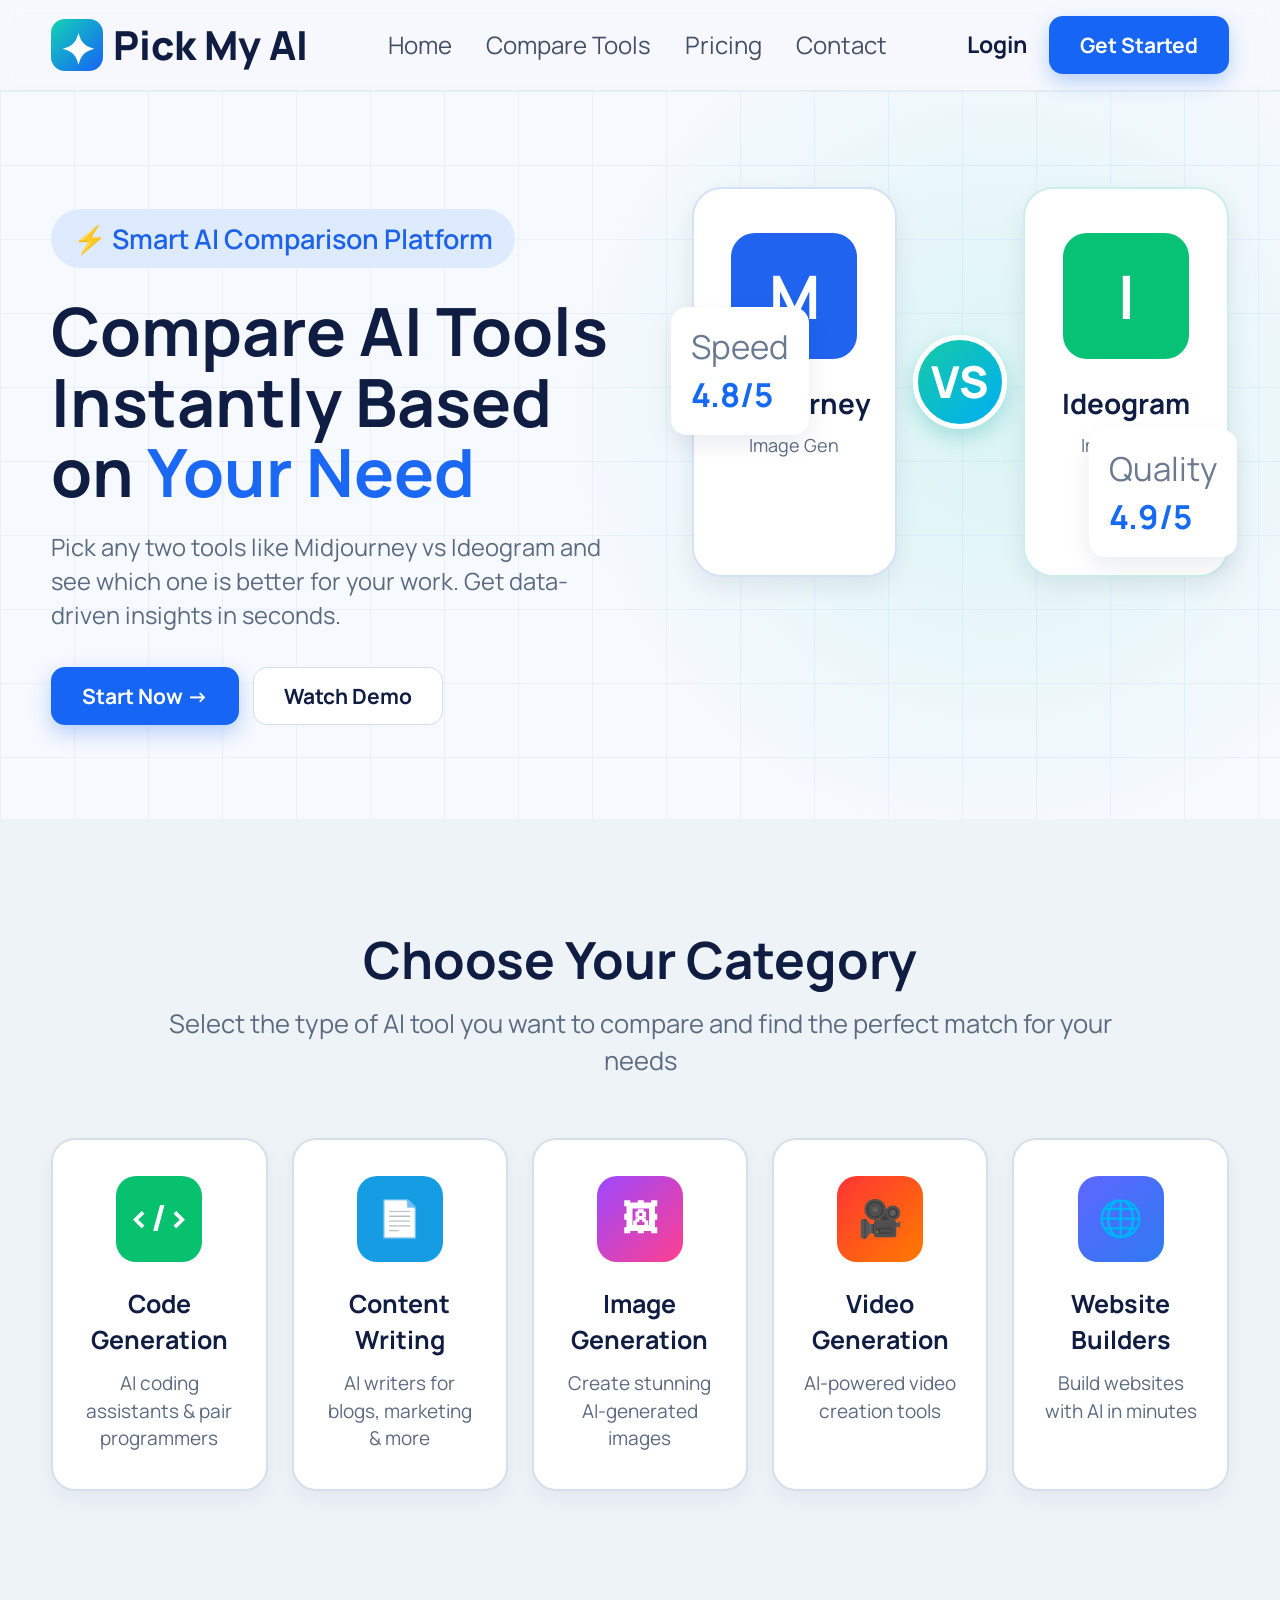
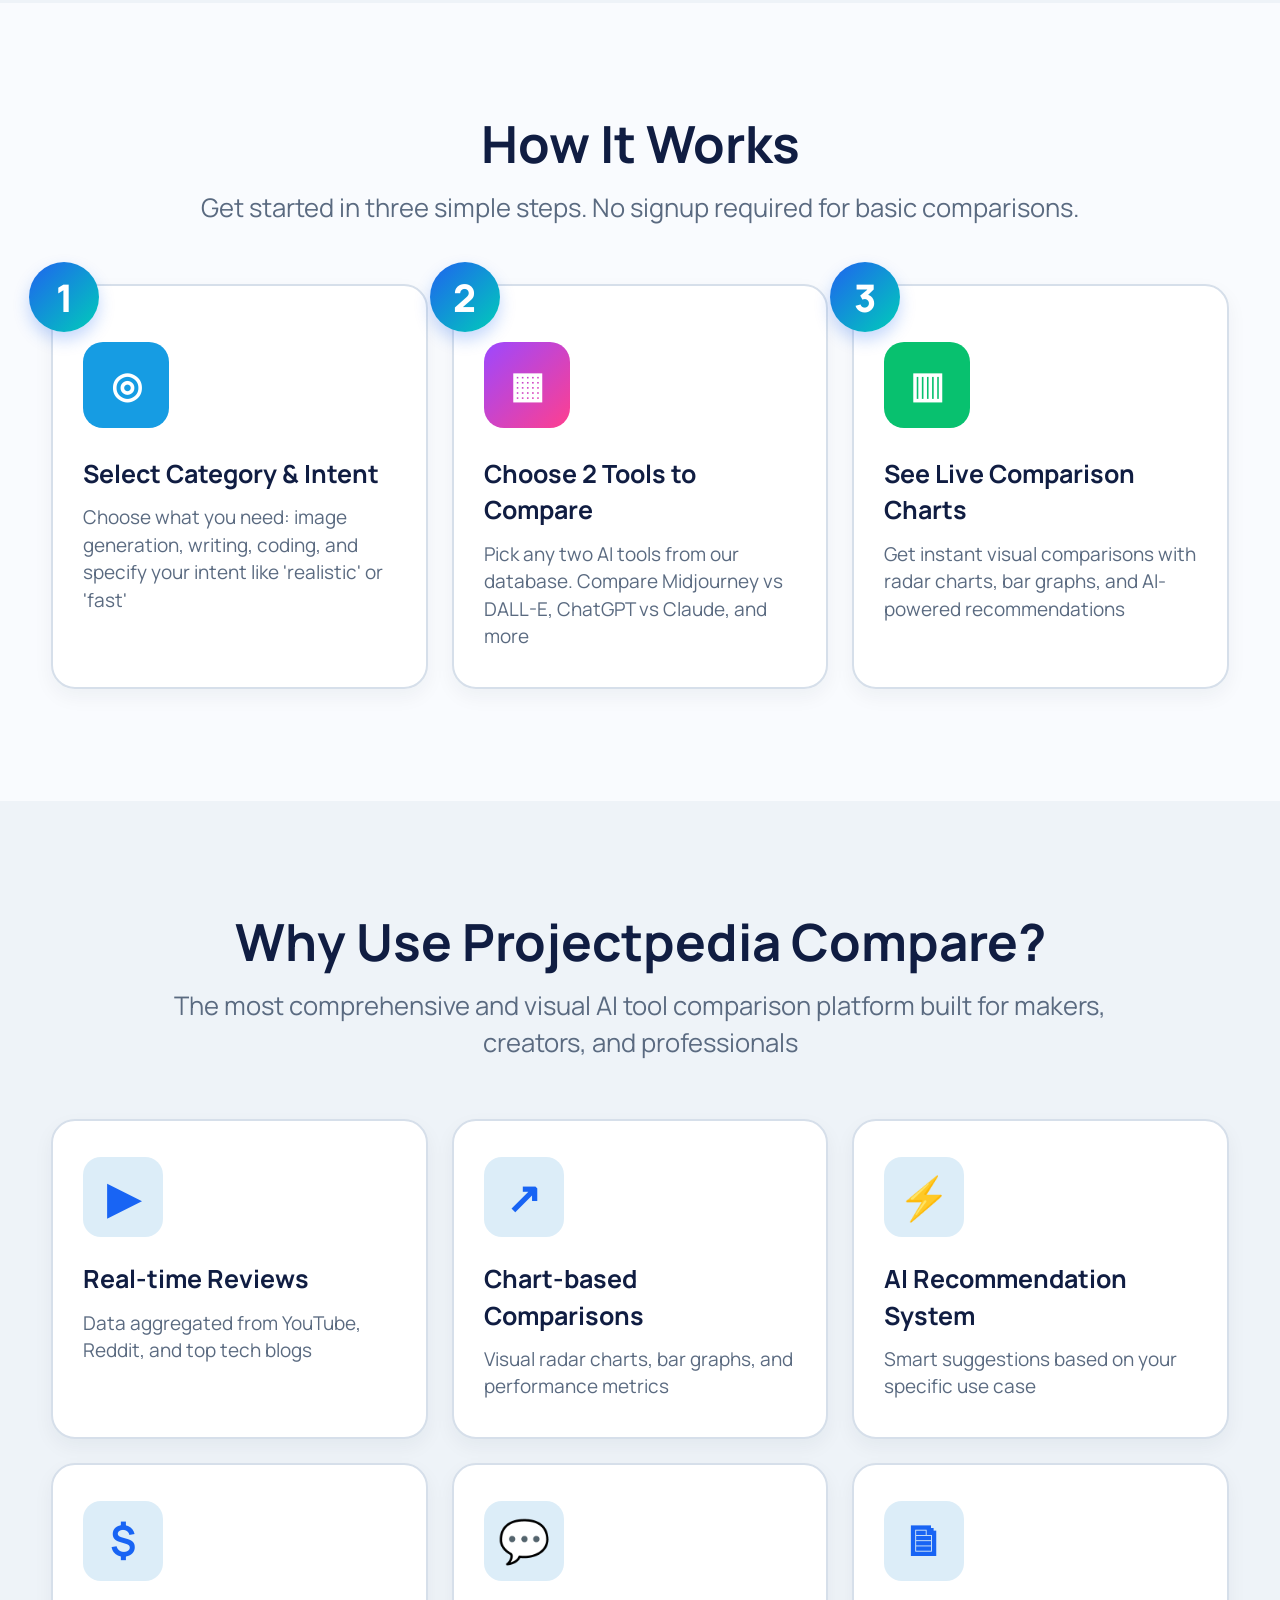
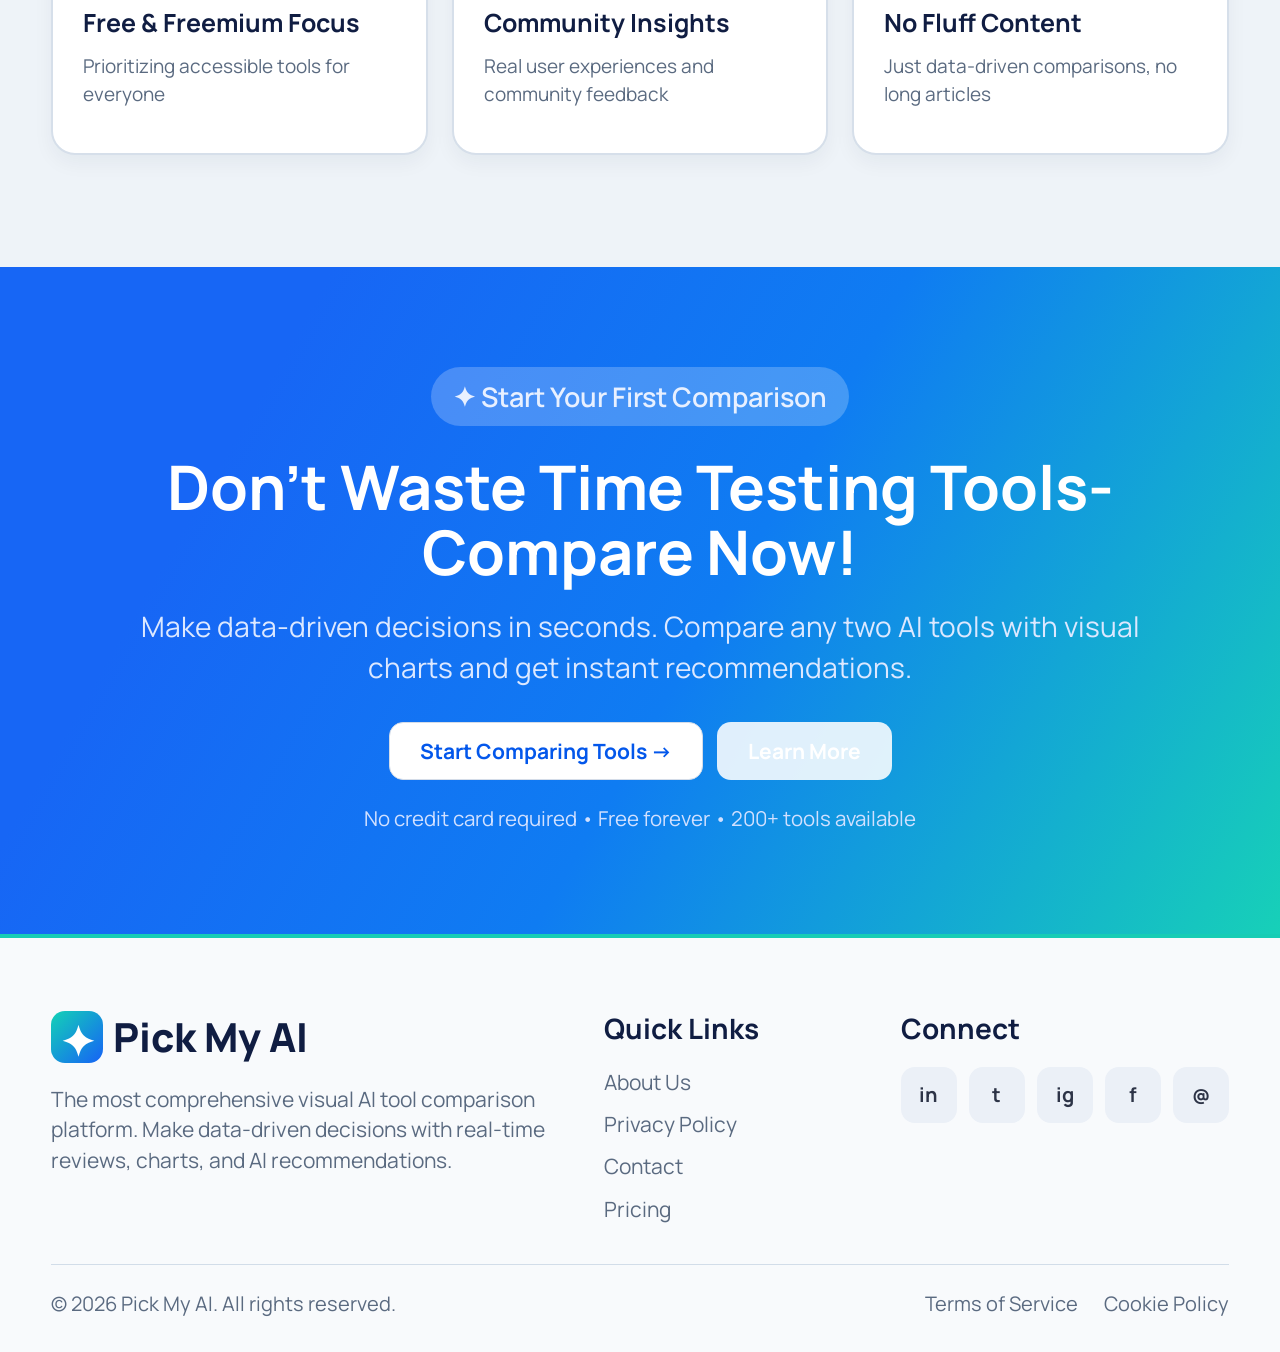
<file: index.html>
﻿<!DOCTYPE html>
<html lang="en">
<head>
  <meta charset="UTF-8" />
  <meta name="viewport" content="width=device-width, initial-scale=1.0" />
  <title>Pick My AI</title>
  <link rel="preconnect" href="https://fonts.googleapis.com" />
  <link rel="preconnect" href="https://fonts.gstatic.com" crossorigin />
  <link href="https://fonts.googleapis.com/css2?family=Manrope:wght@400;500;600;700;800&display=swap" rel="stylesheet" />
  <link rel="stylesheet" href="styles.css" />
</head>
<body>
  <!-- Header Nav Bar Section che -->
  <header class="site-header">
    <div class="container nav-wrap">
      <a class="brand" href="#">      
        <span class="brand-icon">✦</span>
        <span>Pick My AI</span>
      </a>
      <nav class="nav-links" aria-label="Main navigation">
        <a href="#home">Home</a>
        <a href="#categories">Compare Tools</a>
        <a href="pricing.html">Pricing</a>
        <a href="contact.html">Contact</a>
      </nav>
      <div class="nav-cta">
        <a class="login" href="signin.html">Login</a>
        <a class="btn btn-primary" href="signup.html">Get Started</a>
      </div>
      <button class="menu-toggle" aria-label="Toggle menu">☰</button>
    </div>
  </header>

    <main>
    <!-- Hero section che -->
     <!-- Left section che -->
    <section id="home" class="hero">
      <div class="hero-bg"></div>
      <div class="container hero-grid">
        <div class="hero-copy">
          <div class="tag">⚡ Smart AI Comparison Platform</div>
          <h1>Compare AI Tools Instantly Based on <span>Your Need</span></h1>
          <p>
            Pick any two tools like Midjourney vs Ideogram and see which one is better for your work.
            Get data-driven insights in seconds.
          </p>
          <div class="hero-actions">
            <a class="btn btn-primary" href="#">Start Now →</a>
            <a class="btn btn-light" href="#">Watch Demo</a>
          </div>
        </div>
        <!-- Right section che -->
        <div class="hero-cards">
          <div class="float-chip left">Speed <strong>4.8/5</strong></div>
          <div class="float-chip right">Quality <strong>4.9/5</strong></div>
          <div class="compare-card">
            <div class="tool-card blue">
              <div class="tool-icon">M</div>
              <h3>Midjourney</h3>
              <p>Image Gen</p>
            </div>
            <div class="vs">VS</div>
            <div class="tool-card green">
              <div class="tool-icon">I</div>
              <h3>Ideogram</h3>
              <p>Image Gen</p>
            </div>
          </div>
        </div>
      </div>
    </section>

    <!-- Category chooser section che -->
    <section id="categories" class="section block-light">
      <div class="container">
        <div class="section-head">
          <h2>Choose Your Category</h2>
          <p>Select the type of AI tool you want to compare and find the perfect match for your needs</p>
        </div>
        <!-- Alag alag AI Tools Categories -->
        <div class="cards five">
          <article class="card category">
            <div class="icon green">&lt;/&gt;</div>
            <h3>Code Generation</h3>
            <p>AI coding assistants & pair programmers</p>
          </article>
          <article class="card category">
            <div class="icon blue">📄</div>
            <h3>Content Writing</h3>
            <p>AI writers for blogs, marketing & more</p>
          </article>
          <article class="card category">
            <div class="icon pink">🖼</div>
            <h3>Image Generation</h3>
            <p>Create stunning AI-generated images</p>
          </article>
          <article class="card category">
            <div class="icon orange">🎥</div>
            <h3>Video Generation</h3>
            <p>AI-powered video creation tools</p>
          </article>
          <article class="card category">
            <div class="icon indigo">🌐</div>
            <h3>Website Builders</h3>
            <p>Build websites with AI in minutes</p>
          </article>
        </div>
      </div>
    </section>

    <!-- Section 3rd How it Works che -->
    <section class="section block-white">
      <div class="container">
        <div class="section-head">
          <h2>How It Works</h2>
          <p>Get started in three simple steps. No signup required for basic comparisons.</p>
        </div>
        <!-- Three Cards lineup -->
        <div class="cards three steps">
          <article class="card step">
            <span class="step-num">1</span>
            <div class="icon blue">◎</div>
            <h3>Select Category & Intent</h3>
            <p>Choose what you need: image generation, writing, coding, and specify your intent like 'realistic' or 'fast'</p>
          </article>
          <article class="card step">
            <span class="step-num">2</span>
            <div class="icon pink">▦</div>
            <h3>Choose 2 Tools to Compare</h3>
            <p>Pick any two AI tools from our database. Compare Midjourney vs DALL-E, ChatGPT vs Claude, and more</p>
          </article>
          <article class="card step">
            <span class="step-num">3</span>
            <div class="icon green">▥</div>
            <h3>See Live Comparison Charts</h3>
            <p>Get instant visual comparisons with radar charts, bar graphs, and AI-powered recommendations</p>
          </article>
        </div>
      </div>
    </section>

    <!-- Features section je platform na advantages ne highlight kare che -->
    <section class="section block-light">
      <div class="container">
        <div class="section-head">
          <h2>Why Use Projectpedia Compare?</h2>
          <p>The most comprehensive and visual AI tool comparison platform built for makers, creators, and professionals</p>
        </div>
        <!-- 6 feature cards -->
        <div class="cards three">
          <article class="card feature"><div class="mini-icon">▶</div><h3>Real-time Reviews</h3><p>Data aggregated from YouTube, Reddit, and top tech blogs</p></article>
          <article class="card feature"><div class="mini-icon">↗</div><h3>Chart-based Comparisons</h3><p>Visual radar charts, bar graphs, and performance metrics</p></article>
          <article class="card feature"><div class="mini-icon">⚡</div><h3>AI Recommendation System</h3><p>Smart suggestions based on your specific use case</p></article>
          <article class="card feature"><div class="mini-icon">$</div><h3>Free & Freemium Focus</h3><p>Prioritizing accessible tools for everyone</p></article>
          <article class="card feature"><div class="mini-icon">💬</div><h3>Community Insights</h3><p>Real user experiences and community feedback</p></article>
          <article class="card feature"><div class="mini-icon">🗎</div><h3>No Fluff Content</h3><p>Just data-driven comparisons, no long articles</p></article>
        </div>
      </div>
    </section>

    <!-- Last Second CTA section -->
    <section id="pricing" class="cta">
      <div class="container cta-inner">
        <div class="tag tag-on-dark">✦ Start Your First Comparison</div>
        <h2>Don't Waste Time Testing Tools-Compare Now!</h2>
        <p>Make data-driven decisions in seconds. Compare any two AI tools with visual charts and get instant recommendations.</p>
        <div class="hero-actions center">
          <a class="btn btn-light strong" href="#">Start Comparing Tools →</a>
          <a class="btn btn-soft" href="#">Learn More</a>
        </div>
        <small>No credit card required • Free forever • 200+ tools available</small>
      </div>
    </section>
  </main>

  <!-- Footer: branding, quick links, social icons ane legal info -->
  <footer id="contact" class="site-footer">
    <div class="container footer-top">
      <div>
        <!-- Footer: 1st Container -->
        <a class="brand" href="#">
          <span class="brand-icon">✦</span>
          <span>Pick My AI</span>
        </a>
        <p>The most comprehensive visual AI tool comparison platform. Make data-driven decisions with real-time reviews, charts, and AI recommendations.</p>
      </div>
      <div>
        <!-- Footer: 2nd Container -->
        <h4>Quick Links</h4>
        <ul>
          <li><a href="#">About Us</a></li>
          <li><a href="#">Privacy Policy</a></li>
          <li><a href="contact.html">Contact</a></li>
          <li><a href="#">Pricing</a></li>
        </ul>
      </div>
      <div>
        <h4>Connect</h4>
        <div class="socials">
          <!-- Footer: 3rd Container -->
          <a href="#" aria-label="LinkedIn">in</a>
          <a href="#" aria-label="Twitter">t</a>
          <a href="#" aria-label="Instagram">ig</a>
          <a href="#" aria-label="Facebook">f</a>
          <a href="#" aria-label="Email">@</a>
        </div>
      </div>
    </div>
    <!-- Footer: 2nd Section -->
    <div class="container footer-bottom">
      <p>© 2026 Pick My AI. All rights reserved.</p>
      <div>
        <a href="#">Terms of Service</a>
        <a href="#">Cookie Policy</a>
      </div>
    </div>
  </footer>

  <script>
    const menuToggle = document.querySelector('.menu-toggle');
    const navLinks = document.querySelector('.nav-links');
    const navCta = document.querySelector('.nav-cta');

    menuToggle.addEventListener('click', () => {
      navLinks.classList.toggle('open');
      navCta.classList.toggle('open');
    });
  </script>
</body>
</html>
</file>
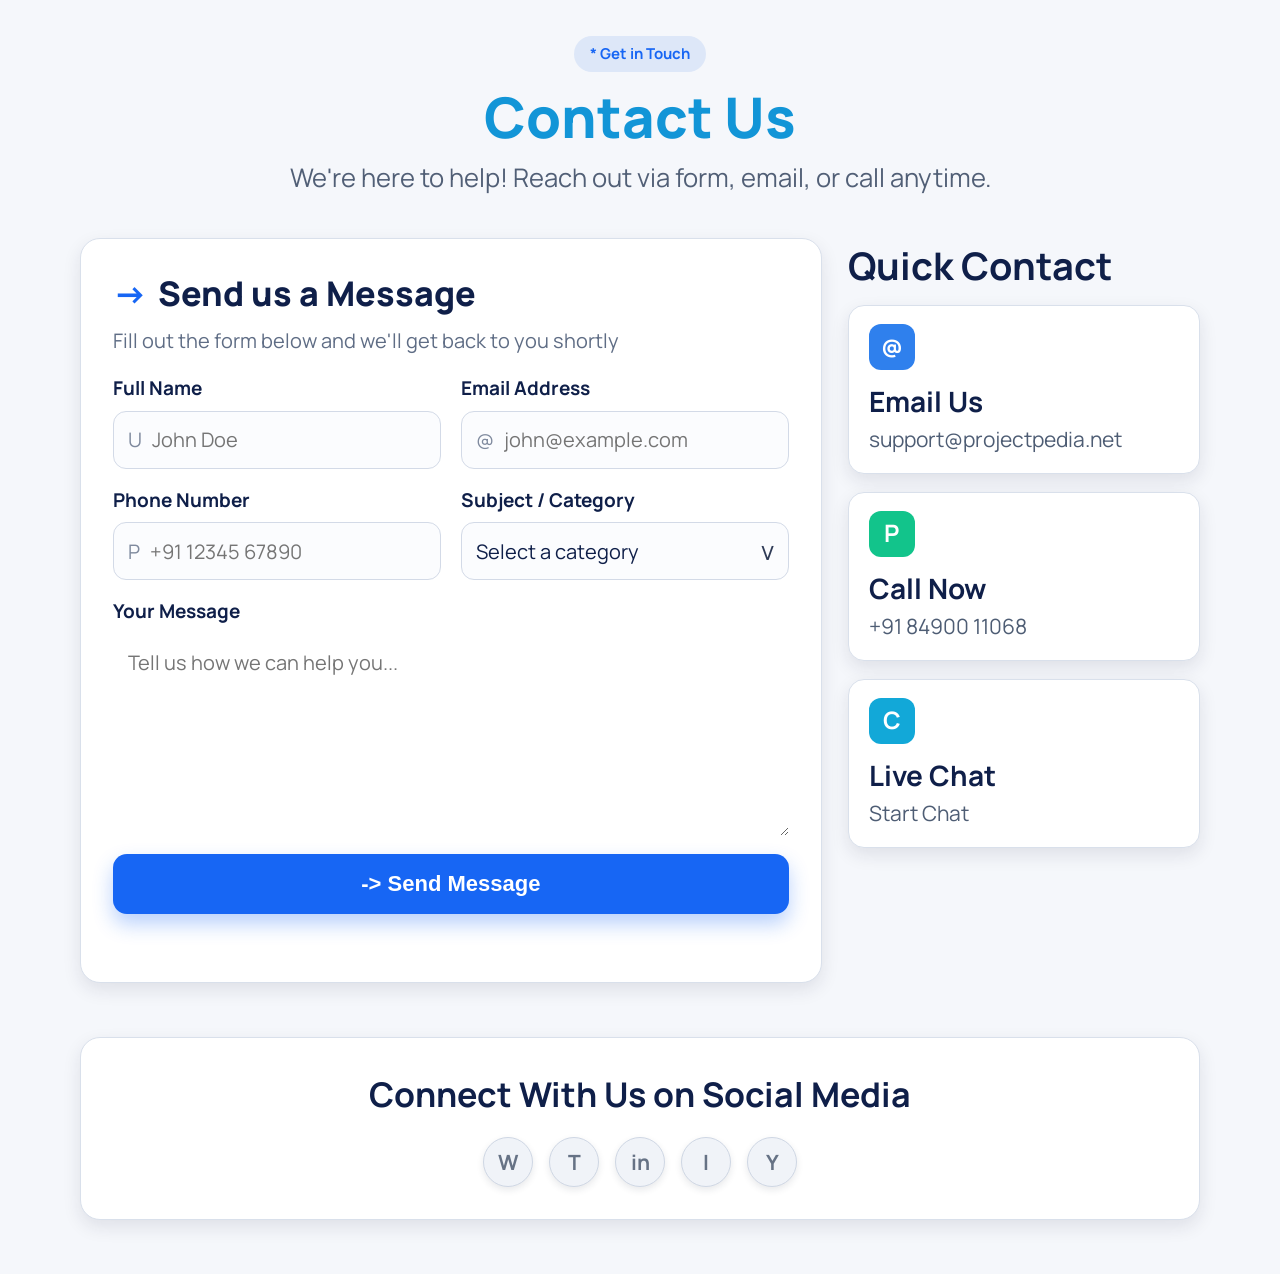
<file: contact.html>
<!DOCTYPE html>
<html lang="en">
<head>
  <meta charset="UTF-8">
  <meta name="viewport" content="width=device-width, initial-scale=1.0">
  <title>Contact Us</title>
  <link rel="preconnect" href="https://fonts.googleapis.com">
  <link rel="preconnect" href="https://fonts.gstatic.com" crossorigin>
  <link href="https://fonts.googleapis.com/css2?family=Manrope:wght@400;500;600;700;800&display=swap" rel="stylesheet">
  <link rel="stylesheet" href="contact.css">
</head>
<body>
  <main class="contact-page">
    <section class="hero">
      <div class="container hero-content">
        <!-- Hero badge aur title section shuru -->
        <div class="hero-badge">* Get in Touch</div>
        <h1>Contact Us</h1>
        <p>We're here to help! Reach out via form, email, or call anytime.</p>
        <!-- Hero badge aur title section khatam -->
      </div>
    </section>

    <section class="contact-section">
      <div class="container contact-grid">
        <article class="contact-card">
          <!-- Form heading aur short instructions -->
          <h2><span class="headline-icon">-></span> Send us a Message</h2>
          <p class="card-subtext">Fill out the form below and we'll get back to you shortly</p>

          <form id="contactForm" novalidate>
            <!-- Form fields ka grid layout shuru -->
            <div class="form-grid">
              <div class="field">
                <label for="fullName">Full Name</label>
                <div class="input-wrap">
                  <span class="input-icon">U</span>
                  <input id="fullName" name="fullName" type="text" placeholder="John Doe" required>
                </div>
              </div>

              <div class="field">
                <label for="email">Email Address</label>
                <div class="input-wrap">
                  <span class="input-icon">@</span>
                  <input id="email" name="email" type="email" placeholder="john@example.com" required>
                </div>
              </div>

              <div class="field">
                <label for="phone">Phone Number</label>
                <div class="input-wrap">
                  <span class="input-icon">P</span>
                  <input id="phone" name="phone" type="tel" placeholder="+91 12345 67890" required>
                </div>
              </div>

              <div class="field">
                <label for="subject">Subject / Category</label>
                <div class="input-wrap select-wrap">
                  <select id="subject" name="subject" required>
                    <option value="">Select a category</option>
                    <option value="general">General Inquiry</option>
                    <option value="support">Technical Support</option>
                    <option value="sales">Sales</option>
                    <option value="partnership">Partnership</option>
                  </select>
                </div>
              </div>
            </div>

            <!-- Message textarea aur submit button -->
            <div class="field field-full">
              <label for="message">Your Message</label>
              <textarea id="message" name="message" rows="6" placeholder="Tell us how we can help you..." required></textarea>
            </div>

            <button type="submit" class="send-btn">-> Send Message</button>
            <p id="formStatus" class="form-status" aria-live="polite"></p>
          </form>
          <!-- Form block khatam -->
        </article>

        <aside class="quick-contact">
          <!-- Quick contact cards start -->
          <h3>Quick Contact</h3>

          <article class="quick-card">
            <div class="quick-icon blue">@</div>
            <h4>Email Us</h4>
            <a href="mailto:support@projectpedia.net">support@projectpedia.net</a>
          </article>

          <article class="quick-card">
            <div class="quick-icon green">P</div>
            <h4>Call Now</h4>
            <a href="tel:+918490011068">+91 84900 11068</a>
          </article>

          <article class="quick-card">
            <div class="quick-icon cyan">C</div>
            <h4>Live Chat</h4>
            <a href="#">Start Chat</a>
          </article>
          <!-- Quick contact cards end -->
        </aside>
      </div>
    </section>

    <section class="social-section">
      <div class="container">
        <!-- Social media link card -->
        <div class="social-card">
          <h3>Connect With Us on Social Media</h3>
          <div class="social-links">
            <a href="#" aria-label="Website">W</a>
            <a href="#" aria-label="Twitter">T</a>
            <a href="#" aria-label="LinkedIn">in</a>
            <a href="#" aria-label="Instagram">I</a>
            <a href="#" aria-label="YouTube">Y</a>
          </div>
        </div>
      </div>
    </section>
  </main>

  <script>
    const form = document.getElementById('contactForm');
    const statusEl = document.getElementById('formStatus');

    form.addEventListener('submit', (event) => {
      event.preventDefault();

      if (!form.checkValidity()) {
        statusEl.textContent = 'Please fill all fields with valid details.';
        statusEl.className = 'form-status error';
        form.reportValidity();
        return;
      }

      const values = Object.fromEntries(new FormData(form).entries());
      console.log('Contact form submitted:', values);

      statusEl.textContent = 'Message sent successfully. We will contact you shortly.';
      statusEl.className = 'form-status success';
      form.reset();
    });
  </script>
</body>
</html>
</file>
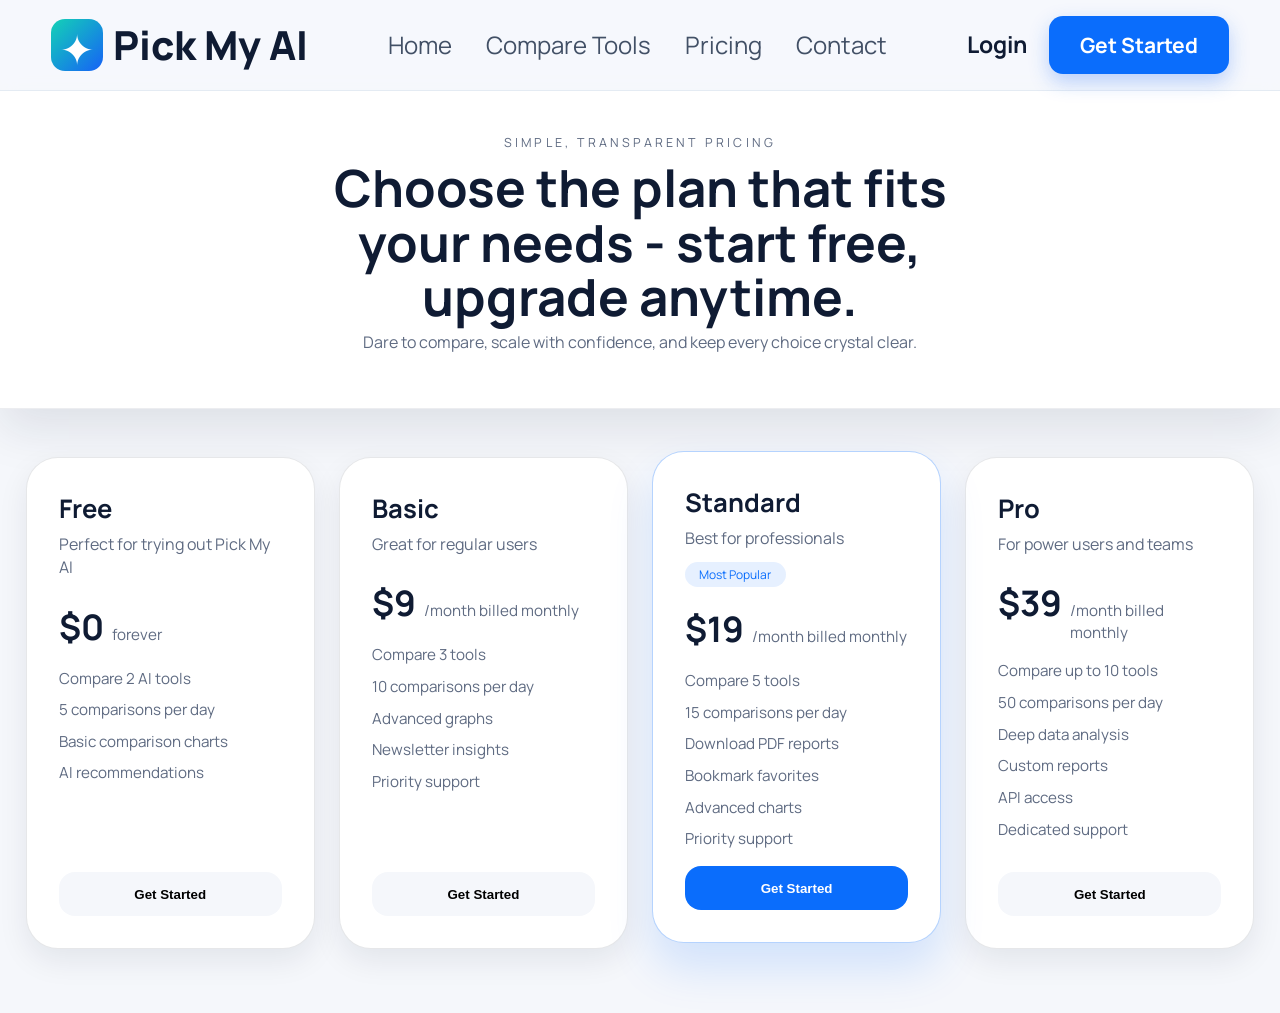
<file: pricing.html>
<!DOCTYPE html>
<html lang="en">
<head>
  <meta charset="UTF-8">
  <meta name="viewport" content="width=device-width, initial-scale=1.0">
  <title>Pricing | Pick My AI</title>
  <link rel="preconnect" href="https://fonts.googleapis.com">
  <link rel="preconnect" href="https://fonts.gstatic.com" crossorigin>
  <link href="https://fonts.googleapis.com/css2?family=Manrope:wght@400;500;600;700;800&display=swap" rel="stylesheet">
  <link rel="stylesheet" href="styles.css">
  <link rel="stylesheet" href="pricing.css">
</head>
<body>
  <!-- Header nav bar start thay chhe -->

  <header class="site-header">
    <div class="container nav-wrap">
      <a class="brand" href="index.html#home">
        <span class="brand-icon">✦</span>
        <span>Pick My AI</span>
      </a>
      <nav class="nav-links" aria-label="Main navigation">
        <a href="index.html#home">Home</a>
        <a href="index.html#categories">Compare Tools</a>
        <a href="pricing.html#pricing-cards">Pricing</a>
        <a href="contact.html">Contact</a>
      </nav>
      <div class="nav-cta">
        <a class="login" href="signin.html">Login</a>
        <a class="btn btn-primary" href="signup.html">Get Started</a>
      </div>
      <button class="menu-toggle" aria-label="Toggle menu">☰</button>
    </div>
  </header>

  <div class="pricing-page">

    <!-- Hero section chhe aa pricing nu ahi thi details start thay chhe -->

    <header class="pricing-hero">
      <div class="hero-content">
        <p class="eyebrow">Simple, Transparent Pricing</p>
        <h1>Choose the plan that fits your needs - start free, upgrade anytime.</h1>
        <p>Dare to compare, scale with confidence, and keep every choice crystal clear.</p>
      </div>
    </header>

    <!-- Pricing cards grid: Yeh section plans ko side-by-side dikhata hai -->

    <section class="pricing-cards" id="pricing-cards">
      <div class="cards-grid">
        <article class="plan-card">
          <div class="plan-header">
            <h3>Free</h3>
            <p>Perfect for trying out Pick My AI</p>
          </div>
          <div class="plan-price">
            <strong>$0</strong>
            <span>forever</span>
          </div>
          <ul class="feature-list">
            <li>Compare 2 AI tools</li>
            <li>5 comparisons per day</li>
            <li>Basic comparison charts</li>
            <li>AI recommendations</li>
          </ul>
          <button type="button" class="plan-btn" data-plan="Free" data-price="$0">Get Started</button>
        </article>

        <article class="plan-card">
          <div class="plan-header">
            <h3>Basic</h3>
            <p>Great for regular users</p>
          </div>
          <div class="plan-price">
            <strong>$9</strong>
            <span>/month billed monthly</span>
          </div>
          <ul class="feature-list">
            <li>Compare 3 tools</li>
            <li>10 comparisons per day</li>
            <li>Advanced graphs</li>
            <li>Newsletter insights</li>
            <li>Priority support</li>
          </ul>
          <button type="button" class="plan-btn" data-plan="Basic" data-price="$9/month">Get Started</button>
        </article>

        <article class="plan-card plan-popular">
          <div class="plan-header">
            <h3>Standard</h3>
            <p>Best for professionals</p>
            <span class="popular-badge">Most Popular</span>
          </div>
          <div class="plan-price">
            <strong>$19</strong>
            <span>/month billed monthly</span>
          </div>
          <ul class="feature-list">
            <li>Compare 5 tools</li>
            <li>15 comparisons per day</li>
            <li>Download PDF reports</li>
            <li>Bookmark favorites</li>
            <li>Advanced charts</li>
            <li>Priority support</li>
          </ul>
          <button type="button" class="plan-btn" data-plan="Standard" data-price="$19/month">Get Started</button>
        </article>

        <article class="plan-card">
          <div class="plan-header">
            <h3>Pro</h3>
            <p>For power users and teams</p>
          </div>
          <div class="plan-price">
            <strong>$39</strong>
            <span>/month billed monthly</span>
          </div>
          <ul class="feature-list">
            <li>Compare up to 10 tools</li>
            <li>50 comparisons per day</li>
            <li>Deep data analysis</li>
            <li>Custom reports</li>
            <li>API access</li>
            <li>Dedicated support</li>
          </ul>
          <button type="button" class="plan-btn" data-plan="Pro" data-price="$39/month">Get Started</button>
        </article>
      </div>
    </section>

    <!-- Checkout module: Yeh panel plan selection aur payment form dikhata hai -->

    <div class="checkout-panel" id="checkoutPanel" aria-hidden="true">
      <div class="checkout-card">
        <button class="checkout-close" aria-label="Close checkout">&times;</button>
        <div class="checkout-summary">
          <h3>Checkout</h3>
          <p>Selected plan:</p>
          <p class="summary-plan"><span data-selected-plan>Free</span></p>
          <p class="summary-price"><span data-selected-price>$0</span></p>
        </div>
        <form id="checkoutForm">
          <div class="form-field">
            <label for="payerName">Name</label>
            <input id="payerName" name="payerName" type="text" placeholder="Alex Rivera" required>
          </div>
          <div class="form-field">
            <label for="payerEmail">Email</label>
            <input id="payerEmail" name="payerEmail" type="email" placeholder="alex@email.com" required>
          </div>
          <div class="form-field">
            <label for="cardNumber">Card Number</label>
            <input id="cardNumber" name="cardNumber" type="text" inputmode="numeric" placeholder="1234 5678 9012 3456" required>
          </div>
          <div class="form-grid">
            <div class="form-field">
              <label for="expiry">Expiry</label>
              <input id="expiry" name="expiry" type="text" placeholder="MM/YY" required>
            </div>
            <div class="form-field">
              <label for="cvv">CVV</label>
              <input id="cvv" name="cvv" type="password" inputmode="numeric" maxlength="4" placeholder="123" required>
            </div>
          </div>
          <button type="submit" class="checkout-btn">Pay Securely</button>
          <p class="checkout-status" aria-live="polite"></p>
        </form>
      </div>
    </div>
  </div>

  <!-- Header menu script -->

  <script>
    const menuToggle = document.querySelector('.menu-toggle');
    const navLinks = document.querySelector('.nav-links');
    const navCta = document.querySelector('.nav-cta');

    if (menuToggle) {
      menuToggle.addEventListener('click', () => {
        navLinks.classList.toggle('open');
        navCta.classList.toggle('open');
      });
    }
  </script>

  <!-- Checkout script: Yeh JavaScript plan selection aur modal toggle handle karta hai -->
   
  <script>
    const checkoutPanel = document.getElementById('checkoutPanel');
    const selectedPlanEl = document.querySelector('[data-selected-plan]');
    const selectedPriceEl = document.querySelector('[data-selected-price]');
    const statusEl = document.querySelector('.checkout-status');
    const body = document.body;

    document.querySelectorAll('.plan-btn').forEach((btn) => {
      btn.addEventListener('click', () => {
        selectedPlanEl.textContent = btn.dataset.plan;
        selectedPriceEl.textContent = btn.dataset.price;
        checkoutPanel.classList.add('is-active');
        checkoutPanel.setAttribute('aria-hidden', 'false');
        body.classList.add('modal-open');
        statusEl.textContent = '';
        statusEl.classList.remove('success');
      });
    });

    document.querySelector('.checkout-close').addEventListener('click', () => {
      checkoutPanel.classList.remove('is-active');
      checkoutPanel.setAttribute('aria-hidden', 'true');
      body.classList.remove('modal-open');
    });

    checkoutPanel.addEventListener('click', (event) => {
      if (event.target === checkoutPanel) {
        checkoutPanel.classList.remove('is-active');
        checkoutPanel.setAttribute('aria-hidden', 'true');
        body.classList.remove('modal-open');
      }
    });

    document.getElementById('checkoutForm').addEventListener('submit', (event) => {
      event.preventDefault();
      const form = event.target;
      if (!form.reportValidity()) {
        return;
      }
      statusEl.textContent = 'Payment simulated. We will follow up via email soon.';
      statusEl.classList.add('success');
      form.reset();
    });
  </script>
</body>
</html>
</file>
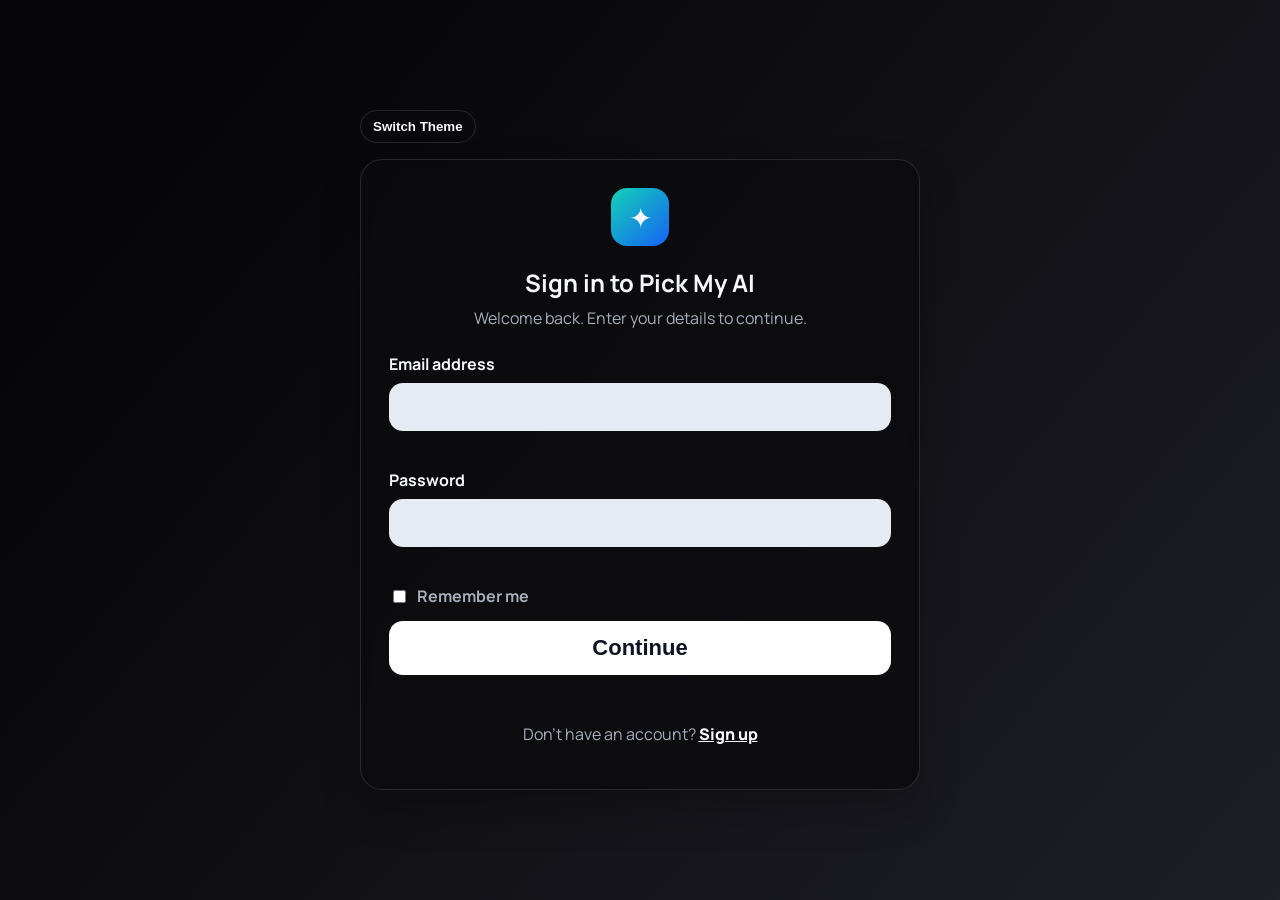
<file: signin.html>
<!DOCTYPE html>
<html lang="en">
<head>
  <meta charset="UTF-8" />
  <meta name="viewport" content="width=device-width, initial-scale=1.0" />
  <title>Sign In | Pick My AI</title>
  <link rel="preconnect" href="https://fonts.googleapis.com" />
  <link rel="preconnect" href="https://fonts.gstatic.com" crossorigin />
  <link href="https://fonts.googleapis.com/css2?family=Manrope:wght@400;500;700;800&display=swap" rel="stylesheet" />
  <link rel="stylesheet" href="auth.css" />
</head>
<body data-page="signin">
  <main class="auth-shell">
    <!-- Toggle Button Section Theme Change karwa mate -->
    <button id="themeToggle" class="theme-toggle" type="button">Switch Theme</button>
    <section class="auth-card">
      <div class="brand">✦</div>
      <h1>Sign in to Pick My AI</h1>
      <p class="subtitle">Welcome back. Enter your details to continue.</p>

       <!-- Sig-in form na fields validation section, no backend, khali types define section  -->
      <form id="signinForm" action="login.php" method="POST" novalidate>
        <div class="field-wrap">
          <label for="email">Email address</label>
          <input id="email" name="email" type="email" autocomplete="email" required />
          <div class="field-error" id="emailError"></div>
        </div>

        <div class="field-wrap">
          <label for="password">Password</label>
          <input id="password" name="password" type="password" autocomplete="current-password" required />
          <div class="field-error" id="passwordError"></div>
        </div>

        <!-- Remember me toggle button only frontend design mate  -->
        <label class="remember-row" for="rememberMe">
          <input id="rememberMe" name="rememberMe" type="checkbox" />
          Remember me
        </label>

        <button class="submit-btn" type="submit">Continue</button>
        <div id="statusMsg" class="status"></div>
      </form>

      <!-- Sign-up page mate ni link -->
      <p class="switch">Don't have an account? <a href="signup.html">Sign up</a></p>
    </section>
  </main>

  <script src="auth.js"></script>
</body>
</html>
</file>
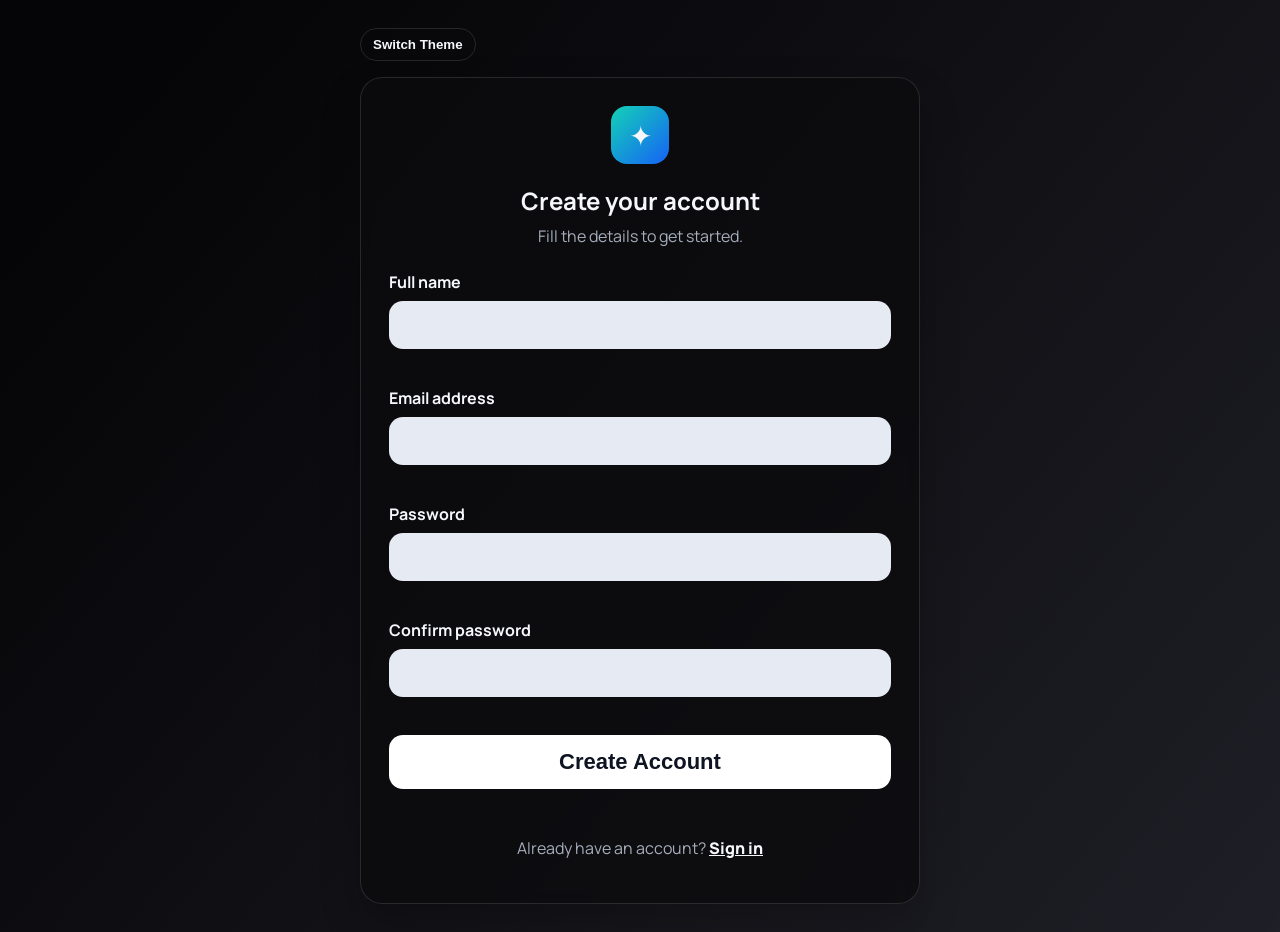
<file: signup.html>
<!DOCTYPE html>
<html lang="en">
<head>
  <meta charset="UTF-8" />
  <meta name="viewport" content="width=device-width, initial-scale=1.0" />
  <title>Sign Up | Pick My AI</title>
  <link rel="preconnect" href="https://fonts.googleapis.com" />
  <link rel="preconnect" href="https://fonts.gstatic.com" crossorigin />
  <link href="https://fonts.googleapis.com/css2?family=Manrope:wght@400;500;700;800&display=swap" rel="stylesheet" />
  <link rel="stylesheet" href="auth.css" />
</head>
<body data-page="signup">
  <main class="auth-shell">
    <!-- Toggle Button Section Theme Change karwa mate -->
    <button id="themeToggle" class="theme-toggle" type="button">Switch Theme</button>
    <section class="auth-card">
      <div class="brand">✦</div>
      <h1>Create your account</h1>
      <p class="subtitle">Fill the details to get started.</p>

      <!-- Signup form na fields validation section, no backend, khali types define section  -->
      <form id="signupForm" action="signup.php" method="POST" novalidate>
        <div class="field-wrap">
          <label for="fullName">Full name</label>
          <input id="fullName" name="fullName" type="text" autocomplete="name" required />
          <div class="field-error" id="fullNameError"></div>
        </div>

        <div class="field-wrap">
          <label for="email">Email address</label>
          <input id="email" name="email" type="email" autocomplete="email" required />
          <div class="field-error" id="emailError"></div>
        </div>

        <div class="field-wrap">
          <label for="password">Password</label>
          <input id="password" name="password" type="password" autocomplete="new-password" required />
          <div class="field-error" id="passwordError"></div>
        </div>

        <div class="field-wrap">
          <label for="confirmPassword">Confirm password</label>
          <input id="confirmPassword" name="confirmPassword" type="password" autocomplete="new-password" required />
          <div class="field-error" id="confirmPasswordError"></div>
        </div>

        <button class="submit-btn" type="submit">Create Account</button>
        <div id="statusMsg" class="status"></div>
      </form>

      <!-- Sign-in page mate ni link -->
      <p class="switch">Already have an account? <a href="signin.html">Sign in</a></p>
    </section>
  </main>

  <script src="auth.js"></script>
</body>
</html>
</file>
<file: styles.css>
﻿/* styling ane layout Home/Contact pages mate */
:root {
  --bg: #f6f9fd;
  --bg-soft: #eef3f8;
  --text: #101d42;
  --muted: #5a6a80;
  --line: #d8e1ed;
  --primary: #1765f5;
  --primary-2: #00d0b7;
  --white: #ffffff;
  --radius: 18px;
  --shadow: 0 10px 24px rgba(19, 31, 60, 0.08);
}

/* Global Layout and styling */
* {
  box-sizing: border-box;
  margin: 0;
  padding: 0;
}

body {
  font-family: 'Manrope', sans-serif;
  color: var(--text);
  background: var(--bg);
  line-height: 1.45;
}

a {
  color: inherit;
  text-decoration: none;
}

.container {
  width: min(1320px, 92%);
  margin: 0 auto;
}

/* Sticky header ne clean background ane blur aape che  */
.site-header {
  position: sticky;
  top: 0;
  z-index: 20;
  backdrop-filter: blur(8px);
  background: rgba(246, 249, 253, 0.86);
  border-bottom: 1px solid rgba(216, 225, 237, 0.6);
}

/* Nav wrap: brand, links ane action buttons ne align kare che */
.nav-wrap {
  min-height: 90px;
  display: flex;
  align-items: center;
  justify-content: space-between;
  gap: 24px;
}

.brand {
  display: inline-flex;
  align-items: center;
  gap: 10px;
  font-size: 42px;
  font-weight: 800;
}

.brand span:last-child {
  font-size: 40px;
}

.brand-icon {
  width: 52px;
  height: 52px;
  border-radius: 14px;
  display: grid;
  place-items: center;
  color: #fff;
  background: linear-gradient(135deg, #13d2b6, #1662f6);
  font-weight: 700;
}

.nav-links {
  display: flex;
  gap: 34px;
  font-size: 24px;
  color: #425066;
}

.nav-cta {
  display: flex;
  align-items: center;
  gap: 22px;
}

.login {
  font-size: 23px;
  font-weight: 700;
}

.btn {
  display: inline-flex;
  align-items: center;
  justify-content: center;
  gap: 8px;
  border-radius: 14px;
  padding: 13px 30px;
  border: 1px solid transparent;
  font-size: 21px;
  font-weight: 700;
  transition: 0.2s ease;
}

.btn:hover {
  transform: translateY(-1px);
}

.btn-primary {
  background: var(--primary);
  color: #fff;
  box-shadow: 0 8px 20px rgba(23, 101, 245, 0.28);
}

.btn-light {
  background: #fff;
  border-color: #d4dce8;
}

.btn-soft {
  background: rgba(255, 255, 255, 0.87);
}

.btn.strong {
  color: #0357eb;
}

.menu-toggle {
  display: none;
  border: 0;
  background: transparent;
  font-size: 30px;
}

/* Hero section background grid ane gradient highlight mate che */
.hero {
  position: relative;
  overflow: hidden;
  padding: 96px 0 72px;
}

/* Hero background grid overlay ane soft glow mate nu aa section che */
.hero-bg {
  position: absolute;
  inset: 0;
  background:
    linear-gradient(rgba(23, 101, 245, 0.06) 1px, transparent 1px),
    linear-gradient(90deg, rgba(23, 101, 245, 0.06) 1px, transparent 1px),
    radial-gradient(circle at 78% 44%, rgba(18, 209, 185, 0.12), transparent 40%);
  background-size: 74px 74px, 74px 74px, auto;
  pointer-events: none;
}

/* Hero grid: text ane comparison card banne side-by-side layout */
.hero-grid {
  position: relative;
  display: grid;
  grid-template-columns: 1.05fr 1fr;
  gap: 54px;
  align-items: center;
}

.tag {
  display: inline-flex;
  align-items: center;
  padding: 10px 22px;
  border-radius: 999px;
  font-size: 27px;
  font-weight: 600;
  color: #1c62eb;
  background: #deebff;
}

h1 {
  margin-top: 28px;
  font-size: clamp(44px, 5.2vw, 110px);
  line-height: 1.06;
  max-width: 980px;
}

h1 span {
  color: #1b68f4;
}

.hero-copy p {
  margin-top: 22px;
  max-width: 840px;
  font-size: clamp(20px, 1.85vw, 44px);
  color: var(--muted);
}

.hero-actions {
  margin-top: 34px;
  display: flex;
  gap: 14px;
}

/* Hero comparison cards placement na mate relative container */
.hero-cards {
  position: relative;
  min-height: 560px;
}

.compare-card {
  margin-left: auto;
  width: min(780px, 98%);
  display: flex;
  justify-content: space-between;
  align-items: center;
  gap: 16px;
}

.tool-card {
  flex: 1;
  min-height: 390px;
  padding: 44px 20px 28px;
  border: 2px solid #d4e2f5;
  border-radius: 30px;
  background: #fff;
  box-shadow: var(--shadow);
  text-align: center;
}

.tool-card.green {
  border-color: #ccefe9;
}

.tool-icon {
  width: 126px;
  height: 126px;
  margin: 0 auto 24px;
  border-radius: 24px;
  display: grid;
  place-items: center;
  color: #fff;
  font-size: 60px;
  font-weight: 700;
}

.blue .tool-icon {
  background: #1f63ef;
}

.green .tool-icon {
  background: #07c174;
}

.tool-card h3 {
  font-size: clamp(28px, 2vw, 42px);
}

.tool-card p {
  margin-top: 8px;
  color: #5d6d83;
  font-size: clamp(18px, 1.3vw, 30px);
}

.vs {
  width: 94px;
  height: 94px;
  flex: 0 0 94px;
  border-radius: 50%;
  display: grid;
  place-items: center;
  color: #fff;
  font-size: 44px;
  font-weight: 800;
  background: linear-gradient(135deg, #16caa6, #00aef3);
  border: 5px solid #fff;
  box-shadow: 0 8px 20px rgba(8, 165, 155, 0.28);
}

.float-chip {
  position: absolute;
  top: 120px;
  background: #fff;
  border-radius: 16px;
  padding: 16px 20px;
  color: #6a7a90;
  font-size: 33px;
  box-shadow: var(--shadow);
}

.float-chip strong {
  display: block;
  color: #1569f2;
}

.float-chip.left {
  left: -10px;
}

.float-chip.right {
  right: -8px;
  top: 242px;
}

.section {
  padding: 112px 0;
}

.block-light {
  background: var(--bg-soft);
}

.block-white {
  background: #f9fbfe;
}

.section-head {
  text-align: center;
  max-width: 980px;
  margin: 0 auto 58px;
}

.section-head h2 {
  font-size: clamp(36px, 4vw, 84px);
  line-height: 1.1;
}

.section-head p {
  margin-top: 18px;
  color: var(--muted);
  font-size: clamp(21px, 2vw, 42px);
}

.cards {
  display: grid;
  gap: 24px;
}

.cards.five {
  grid-template-columns: repeat(5, minmax(0, 1fr));
}

.cards.three {
  grid-template-columns: repeat(3, minmax(0, 1fr));
}

/* Reusable card style for categories, steps, features */
.card {
  border: 2px solid #d6dfea;
  border-radius: 24px;
  background: #fff;
  padding: 36px 30px;
  box-shadow: 0 8px 20px rgba(19, 31, 60, 0.05);
}

.category {
  text-align: center;
}

.icon {
  width: 86px;
  height: 86px;
  margin: 0 auto 24px;
  border-radius: 20px;
  display: grid;
  place-items: center;
  font-weight: 700;
  color: #fff;
  font-size: 36px;
}

.icon.green { background: #08c16f; }
.icon.blue { background: #169ce3; }
.icon.pink { background: linear-gradient(135deg, #9c48ff, #ff3f8f); }
.icon.orange { background: linear-gradient(135deg, #ff3434, #ff7b00); }
.icon.indigo { background: linear-gradient(135deg, #5e67ff, #2f79f2); }

.card h3 {
  font-size: clamp(25px, 1.8vw, 39px);
}

.card p {
  margin-top: 12px;
  color: var(--muted);
  font-size: clamp(19px, 1.4vw, 32px);
}

.steps {
  position: relative;
}

.step {
  position: relative;
  padding-top: 56px;
}

.step-num {
  position: absolute;
  top: -24px;
  left: -24px;
  width: 70px;
  height: 70px;
  border-radius: 50%;
  display: grid;
  place-items: center;
  color: #fff;
  font-weight: 800;
  font-size: 38px;
  background: linear-gradient(135deg, #1f63ef, #00cdb9);
  box-shadow: 0 8px 16px rgba(23, 101, 245, 0.25);
}

.step .icon {
  margin: 0 0 28px;
}

.feature {
  min-height: 292px;
}

.mini-icon {
  width: 80px;
  height: 80px;
  border-radius: 18px;
  display: grid;
  place-items: center;
  background: #dcedf8;
  color: #1864f4;
  font-size: 42px;
  font-weight: 700;
  margin-bottom: 24px;
}

/* CTA section: bold gradient background aur centered actions */
.cta {
  padding: 100px 0;
  background: linear-gradient(120deg, #1766f5 20%, #0f7cf2 55%, #17d0b8 100%);
  color: #fff;
}

.cta-inner {
  text-align: center;
  max-width: 1220px;
}

.tag-on-dark {
  color: #e8f0ff;
  background: rgba(255, 255, 255, 0.22);
}

.cta h2 {
  margin: 28px auto 22px;
  max-width: 1180px;
  font-size: clamp(42px, 4.8vw, 98px);
  line-height: 1.06;
}

.cta p {
  max-width: 1040px;
  margin: 0 auto;
  font-size: clamp(23px, 2.2vw, 44px);
  color: #dce8ff;
}

.hero-actions.center {
  justify-content: center;
}

.cta small {
  display: block;
  margin-top: 24px;
  color: #d1e0ff;
  font-size: clamp(20px, 1.6vw, 32px);
}

/* Footer area ma brand, quick links ane social icons align karwa mate */
.site-footer {
  background: #f8fafc;
  border-top: 4px solid #17cdb5;
  padding: 70px 0 34px;
}

.footer-top {
  display: grid;
  grid-template-columns: 1.4fr .7fr .7fr;
  gap: 40px;
  padding-bottom: 40px;
  border-bottom: 1px solid #d2dde9;
}

.footer-top p {
  margin-top: 18px;
  color: var(--muted);
  max-width: 700px;
  font-size: clamp(21px, 1.5vw, 30px);
}

.footer-top h4 {
  font-size: clamp(28px, 2vw, 38px);
  margin-bottom: 18px;
}

.footer-top ul {
  list-style: none;
  display: grid;
  gap: 12px;
}

.footer-top li a {
  color: var(--muted);
  font-size: clamp(21px, 1.4vw, 30px);
}

.socials {
  display: flex;
  gap: 12px;
}

.socials a {
  width: 56px;
  height: 56px;
  border-radius: 14px;
  display: grid;
  place-items: center;
  background: #ebf0f7;
  color: #2d3447;
  font-size: 20px;
  font-weight: 700;
}

.footer-bottom {
  padding-top: 24px;
  display: flex;
  justify-content: space-between;
  gap: 24px;
  color: var(--muted);
  font-size: clamp(20px, 1.4vw, 28px);
}

.footer-bottom div {
  display: flex;
  gap: 26px;
}

@media (max-width: 1220px) {
  .cards.five {
    grid-template-columns: repeat(3, minmax(0, 1fr));
  }

  .hero-grid {
    grid-template-columns: 1fr;
  }

  .hero-cards {
    min-height: auto;
    margin-top: 18px;
  }

  .float-chip {
    display: none;
  }
}

@media (max-width: 1024px) {
  .nav-links,
  .nav-cta {
    display: none;
    width: 100%;
  }

  .nav-links.open,
  .nav-cta.open {
    display: flex;
    flex-direction: column;
    align-items: flex-start;
    gap: 14px;
  }

  .nav-wrap {
    flex-wrap: wrap;
    padding: 18px 0;
  }

  .menu-toggle {
    display: block;
  }

  .cards.five {
    grid-template-columns: repeat(2, minmax(0, 1fr));
  }

  .cards.three {
    grid-template-columns: 1fr;
  }

  .footer-top {
    grid-template-columns: 1fr;
  }
}

@media (max-width: 680px) {
  .brand span:last-child {
    font-size: 28px;
  }

  .brand-icon {
    width: 42px;
    height: 42px;
    border-radius: 12px;
  }

  .cards.five {
    grid-template-columns: 1fr;
  }

  .section {
    padding: 80px 0;
  }

  .hero {
    padding-top: 70px;
  }

  .hero-actions {
    flex-direction: column;
  }

  .compare-card {
    flex-direction: column;
    width: 100%;
  }

  .vs {
    width: 74px;
    height: 74px;
    flex-basis: 74px;
    font-size: 28px;
  }

  .footer-bottom {
    flex-direction: column;
    align-items: flex-start;
  }
}
</file>
<file: contact.css>
:root {
  --bg: #f5f7fb;
  --panel: #ffffff;
  --text: #0f1f49;
  --muted: #647086;
  --line: #d8deea;
  --primary: #1766f4;
  --primary-dark: #0f57d5;
  --quick-blue: #2f80ed;
  --quick-green: #12c48b;
  --quick-cyan: #12a8d8;
  --radius-lg: 20px;
  --radius-md: 14px;
  --shadow-sm: 0 7px 18px rgba(25, 34, 59, 0.1);
}

* {
  box-sizing: border-box;
  margin: 0;
  padding: 0;
}

body {
  font-family: 'Manrope', sans-serif;
  background: var(--bg);
  color: var(--text);
  line-height: 1.45;
}

.container {
  width: min(1120px, 92%);
  margin: 0 auto;
}

.hero {
  padding: 36px 0 14px;
  text-align: center;
}

/* Hero section ka badge aur title styling */

.hero-badge {
  display: inline-block;
  padding: 7px 16px;
  border-radius: 999px;
  background: #dde7f8;
  color: var(--primary);
  font-size: 15px;
  font-weight: 700;
}

.hero h1 {
  margin-top: 16px;
  font-size: clamp(42px, 5vw, 56px);
  line-height: 1.05;
  color: #1295d7;
  font-weight: 800;
}

.hero p {
  margin-top: 12px;
  font-size: clamp(20px, 2vw, 31px);
  color: #515f76;
}

.contact-section {
  padding: 28px 0 46px;
}

/* Contact form aur quick contact layout */

.contact-grid {
  display: grid;
  grid-template-columns: minmax(0, 2fr) minmax(0, 0.95fr);
  gap: 26px;
  align-items: start;
}

.contact-card {
  background: var(--panel);
  border: 1px solid #d9e0eb;
  border-radius: var(--radius-lg);
  box-shadow: var(--shadow-sm);
  padding: 30px 32px;
}

.contact-card h2 {
  display: flex;
  align-items: center;
  gap: 10px;
  font-size: clamp(34px, 2.2vw, 44px);
  font-weight: 800;
}

.headline-icon {
  color: var(--primary);
}

.card-subtext {
  margin-top: 8px;
  color: #5f6d85;
  font-size: clamp(20px, 1.55vw, 28px);
}

form {
  margin-top: 20px;
}

.form-grid {
  display: grid;
  grid-template-columns: 1fr 1fr;
  gap: 18px 20px;
}

/* Form fields ko grid me align karne ke liye */

.field {
  display: flex;
  flex-direction: column;
  gap: 8px;
}

.field label {
  font-size: clamp(19px, 1.35vw, 24px);
  font-weight: 700;
}

.input-wrap,
textarea {
  border: 1px solid #d3dae7;
  border-radius: 13px;
  background: #fbfcfe;
}

.input-wrap {
  display: flex;
  align-items: center;
  min-height: 58px;
  padding: 0 14px;
}

.input-icon {
  font-size: 20px;
  color: #7f8a9e;
  margin-right: 10px;
}

input,
select,
textarea {
  width: 100%;
  border: 0;
  outline: 0;
  background: transparent;
  font: inherit;
  color: var(--text);
}

input,
select {
  font-size: clamp(20px, 1.45vw, 24px);
}

select {
  appearance: none;
  cursor: pointer;
}

.select-wrap {
  position: relative;
}

.select-wrap::after {
  content: "v";
  position: absolute;
  right: 14px;
  font-size: 26px;
  color: #2f3b56;
  pointer-events: none;
}

.field-full {
  margin-top: 18px;
}

textarea {
  resize: vertical;
  min-height: 158px;
  padding: 14px 15px;
  font-size: clamp(20px, 1.45vw, 24px);
}

input:focus,
select:focus,
textarea:focus {
  box-shadow: 0 0 0 2px #d4e3ff;
  border-radius: 10px;
}

.send-btn {
  margin-top: 18px;
  width: 100%;
  min-height: 60px;
  border: 0;
  border-radius: 14px;
  font-size: clamp(22px, 1.5vw, 25px);
  font-weight: 700;
  color: #fff;
  background: var(--primary);
  box-shadow: 0 10px 20px rgba(23, 102, 244, 0.3);
  cursor: pointer;
  transition: background 0.2s ease, transform 0.2s ease;
}

.send-btn:hover {
  background: var(--primary-dark);
  transform: translateY(-1px);
}

.form-status {
  min-height: 28px;
  margin-top: 10px;
  font-size: 16px;
  font-weight: 600;
}

.form-status.success {
  color: #118a58;
}

.form-status.error {
  color: #cf2f43;
}

.quick-contact h3 {
  font-size: clamp(38px, 2.1vw, 44px);
  margin-bottom: 12px;
}

/* Quick contact cards ka heading */

.quick-card {
  background: var(--panel);
  border: 1px solid #d9e0eb;
  border-radius: 16px;
  box-shadow: var(--shadow-sm);
  padding: 18px 20px;
}

.quick-card + .quick-card {
  margin-top: 18px;
}

.quick-icon {
  width: 46px;
  height: 46px;
  border-radius: 12px;
  display: grid;
  place-items: center;
  color: #fff;
  font-size: 24px;
  font-weight: 700;
}

.quick-icon.blue {
  background: var(--quick-blue);
}

.quick-icon.green {
  background: var(--quick-green);
}

.quick-icon.cyan {
  background: var(--quick-cyan);
}

.quick-card h4 {
  margin-top: 11px;
  font-size: clamp(28px, 1.8vw, 34px);
}

.quick-card a {
  margin-top: 3px;
  display: inline-block;
  color: #4e5d74;
  font-size: clamp(21px, 1.35vw, 24px);
  text-decoration: none;
}

.quick-card a:hover {
  color: var(--primary);
}

.social-section {
  padding: 8px 0 54px;
}

/* Social media links ka layout */

.social-card {
  background: var(--panel);
  border: 1px solid #d9e0eb;
  border-radius: var(--radius-lg);
  box-shadow: var(--shadow-sm);
  padding: 32px 20px;
  text-align: center;
}

.social-card h3 {
  font-size: clamp(34px, 2.15vw, 44px);
}

.social-links {
  margin-top: 18px;
  display: flex;
  justify-content: center;
  gap: 16px;
  flex-wrap: wrap;
}

.social-links a {
  width: 50px;
  height: 50px;
  border-radius: 50%;
  display: grid;
  place-items: center;
  text-decoration: none;
  color: #667285;
  border: 1px solid #cfd7e4;
  background: #f0f3f8;
  box-shadow: 0 3px 7px rgba(31, 41, 63, 0.1);
  font-size: 21px;
  font-weight: 700;
}

.social-links a:hover {
  color: var(--primary);
  transform: translateY(-1px);
}

@media (max-width: 980px) {
  .contact-grid {
    grid-template-columns: 1fr;
  }

  .quick-contact h3 {
    margin-bottom: 14px;
  }
}

@media (max-width: 700px) {
  .hero {
    padding-top: 28px;
  }

  .contact-card {
    padding: 24px 18px;
  }

  .form-grid {
    grid-template-columns: 1fr;
  }

  .send-btn {
    min-height: 56px;
  }

  .social-card {
    padding: 26px 14px;
  }
}
</file>
<file: pricing.css>
/* Root variables: Ye color palette modern look banane ke liye hai */
:root {
  --page-bg: #f5f7fb;
  --card-bg: #ffffff;
  --card-border: rgba(13, 26, 43, 0.1);
  --primary: #0a6dfc;
  --primary-hover: #005ce6;
  --text-dark: #0f1b33;
  --muted: #5f6b82;
  --shadow-soft: 0 20px 45px rgba(15, 28, 56, 0.1);
}

/* Typography and body reset: Sab fonts aur spacing yahan set hote hain */
* {
  box-sizing: border-box;
}

body {
  margin: 0;
  font-family: 'Manrope', system-ui, sans-serif;
  background: var(--page-bg);
  color: var(--text-dark);
}

/* Page wrapper: Yeh overall layout ko center karta hai */
.pricing-page {
  min-height: 100vh;
  background: var(--page-bg);
}

/* Hero styles: Yeh top hero text ko spacing aur alignment deta hai */
.pricing-hero {
  padding: 1.5rem clamp(1.5rem, 2vw, 3rem) 3rem;
  text-align: center;
  background: #ffffff;
  box-shadow: var(--shadow-soft);
  position: static;
  border-bottom: 1px solid rgba(15, 27, 65, 0.08);
}

.hero-content {
  max-width: 720px;
  margin: 1.2rem auto 0;
}

.hero-content h1 {
  font-size: clamp(2.2rem, 4vw, 3.4rem);
  margin: 0.5rem 0;
}

.hero-content p {
  margin: 0.35rem 0;
  color: var(--muted);
}

.eyebrow {
  text-transform: uppercase;
  letter-spacing: 0.2rem;
  font-size: 0.78rem;
  color: var(--primary);
}

/* Cards grid: Ye pricing plans ko card layout mein dikhata hai */
.pricing-cards {
  padding: 3rem clamp(1rem, 2vw, 3rem) 4rem;
}

.cards-grid {
  display: grid;
  grid-template-columns: repeat(auto-fit, minmax(230px, 1fr));
  gap: 1.5rem;
}

.plan-card {
  background: var(--card-bg);
  border-radius: 32px;
  padding: 2rem;
  min-height: 100%;
  border: 1px solid var(--card-border);
  display: flex;
  flex-direction: column;
  gap: 1rem;
  box-shadow: 0 12px 30px rgba(15, 28, 56, 0.08);
}

.plan-popular {
  border: 1px solid rgba(10, 109, 252, 0.3);
  box-shadow: 0 25px 45px rgba(10, 109, 252, 0.15);
  transform: translateY(-6px);
}

.plan-header h3 {
  margin: 0;
  font-size: 1.6rem;
}

.plan-header p {
  margin: 0.35rem 0;
  color: var(--muted);
}

.popular-badge {
  display: inline-flex;
  align-self: flex-start;
  padding: 0.25rem 0.9rem;
  border-radius: 999px;
  font-size: 0.75rem;
  background: rgba(10, 109, 252, 0.1);
  color: #0a6dfc;
  margin-top: 0.4rem;
}

.plan-price {
  display: flex;
  align-items: baseline;
  gap: 0.5rem;
}

.plan-price strong {
  font-size: 2.2rem;
}

.plan-price span {
  color: var(--muted);
  font-size: 0.95rem;
}

.feature-list {
  list-style: none;
  padding: 0;
  margin: 0;
  display: flex;
  flex-direction: column;
  gap: 0.6rem;
  color: var(--muted);
  font-size: 0.95rem;
}

.plan-btn {
  margin-top: auto;
  border: none;
  background: #f5f7fb;
  border-radius: 16px;
  padding: 0.9rem 1rem;
  font-weight: 600;
  cursor: pointer;
  transition: all 0.3s ease;
}

.plan-btn:hover {
  background: var(--primary);
  color: white;
}

.plan-card.plan-popular .plan-btn {
  background: var(--primary);
  color: white;
}

.plan-card.plan-popular .plan-btn:hover {
  background: var(--primary-hover);
}

/* Checkout overlay: Yeh modal ya cart area ko style karta hai */
.checkout-panel {
  position: fixed;
  inset: 0;
  background: rgba(9, 20, 44, 0.65);
  display: flex;
  align-items: center;
  justify-content: center;
  padding: 1rem;
  opacity: 0;
  pointer-events: none;
  transition: opacity 0.3s ease;
}

.checkout-panel.is-active {
  opacity: 1;
  pointer-events: all;
}

.checkout-card {
  background: white;
  border-radius: 28px;
  padding: 2rem;
  width: min(500px, 100%);
  box-shadow: var(--shadow-soft);
  position: relative;
}

.checkout-close {
  position: absolute;
  right: 1rem;
  top: 1rem;
  background: transparent;
  border: none;
  font-size: 1.4rem;
  cursor: pointer;
}

.checkout-summary {
  text-align: center;
  margin-bottom: 1.5rem;
}

.summary-plan,
.summary-price {
  margin: 0.2rem 0;
  font-size: 1.3rem;
  font-weight: 600;
}

.summary-price {
  color: var(--primary);
}

.checkout-card form {
  display: flex;
  flex-direction: column;
  gap: 1rem;
}

.form-field label {
  display: block;
  font-size: 0.85rem;
  color: var(--muted);
  margin-bottom: 0.3rem;
}

.form-field input {
  width: 100%;
  padding: 0.75rem 1rem;
  border-radius: 12px;
  border: 1px solid rgba(15, 28, 56, 0.15);
  font-size: 1rem;
}

.form-grid {
  display: grid;
  grid-template-columns: repeat(auto-fit, minmax(120px, 1fr));
  gap: 1rem;
}

.checkout-btn {
  border: none;
  border-radius: 18px;
  padding: 0.9rem 1rem;
  background: var(--primary);
  color: white;
  font-weight: 600;
  cursor: pointer;
  font-size: 1rem;
}

.checkout-status {
  font-size: 0.95rem;
  color: #0aa65e;
  min-height: 1.4rem;
}

.checkout-status.success {
  color: #0aa65e;
}

.modal-open {
  overflow: hidden;
}

@media (max-width: 900px) {
  .cards-grid {
    grid-template-columns: repeat(auto-fit, minmax(240px, 1fr));
  }
}

@media (max-width: 640px) {
  .plan-card {
    padding: 1.5rem;
  }
}
</file>
<file: auth.css>
/* sign-in signup page mate nu UI styling: dark-to-light gradient, forms, buttons; */
:root {
  --bg-start: #050507;
  --bg-mid: #1e1e26;
  --bg-end: #f2f4f8;
  --surface: rgba(12, 12, 14, 0.8);
  --surface-border: rgba(255, 255, 255, 0.12);
  --text: #f5f7fb;
  --muted: #a6adbb;
  --input-bg: #e6eaf2;
  --input-text: #111421;
  --primary: #1b68f4;
  --danger: #ff5f6d;
  --success: #1ac985;
}

* {
  box-sizing: border-box;
}

body {
  margin: 0;
  min-height: 100vh;
  font-family: "Manrope", sans-serif;
  color: var(--text);
  background: linear-gradient(
    130deg,
    var(--bg-start) 5%,
    var(--bg-mid) 45%,
    var(--bg-end) 95%
  );
  background-size: 220% 220%;
  animation: bgShift 10s ease-in-out infinite alternate;
  display: grid;
  place-items: center;
  padding: 28px 14px;
}

@keyframes bgShift {
  0% {
    background-position: 0% 50%;
  }
  100% {
    background-position: 100% 50%;
  }
}

/* Light mode mate nu styling */
body.light {
  --surface: rgba(255, 255, 255, 0.88);
  --surface-border: rgba(5, 10, 22, 0.12);
  --text: #0d1325;
  --muted: #4f607f;
  --input-bg: #f7f9fc;
  --input-text: #151a2b;
  --bg-start: #f7faff;
  --bg-mid: #eef4ff;
  --bg-end: #ffffff;
}

.auth-shell {
  width: 100%;
  max-width: 560px;
}

.theme-toggle {
  margin: 0 0 16px auto;
  border: 1px solid var(--surface-border);
  color: var(--text);
  background: transparent;
  padding: 8px 12px;
  border-radius: 999px;
  font-weight: 700;
  cursor: pointer;
}

.auth-card {
  border: 1px solid var(--surface-border);
  background: var(--surface);
  backdrop-filter: blur(6px);
  border-radius: 22px;
  padding: 28px;
  box-shadow: 0 20px 40px rgba(0, 0, 0, 0.22);
}

.brand {
  display: grid;
  place-items: center;
  width: 58px;
  height: 58px;
  border-radius: 16px;
  background: linear-gradient(135deg, #13d2b6, #1662f6);
  margin: 0 auto 20px;
  font-size: 28px;
}

h1 {
  margin: 0 0 8px;
  text-align: center;
}

.subtitle {
  margin: 0 0 24px;
  text-align: center;
  color: var(--muted);
}

.field-wrap {
  margin-bottom: 14px;
}

label {
  display: block;
  font-weight: 700;
  margin-bottom: 8px;
}

input {
  width: 100%;
  border-radius: 14px;
  border: 1px solid transparent;
  background: var(--input-bg);
  color: var(--input-text);
  padding: 14px;
  font-size: 16px;
  outline: none;
}

input:focus {
  border-color: var(--primary);
  box-shadow: 0 0 0 3px rgba(27, 104, 244, 0.2);
}

.field-error {
  min-height: 18px;
  font-size: 13px;
  color: var(--danger);
  margin-top: 6px;
}

.field-ok {
  color: var(--success);
}

.remember-row {
  display: flex;
  align-items: center;
  gap: 8px;
  margin: 6px 0 14px;
  color: var(--muted);
}

.remember-row input {
  width: auto;
}

.submit-btn {
  width: 100%;
  border: 0;
  border-radius: 14px;
  padding: 14px;
  background: #ffffff;
  color: #0f1422;
  font-size: 22px;
  font-weight: 800;
  cursor: pointer;
}

.status {
  min-height: 20px;
  margin-top: 12px;
  font-size: 14px;
}

.switch {
  text-align: center;
  margin-top: 16px;
  color: var(--muted);
}

.switch a {
  color: var(--text);
  font-weight: 800;
}

@media (max-width: 620px) {
  .auth-card {
    padding: 22px 16px;
  }

  h1 {
    font-size: 30px;
  }
}
</file>
